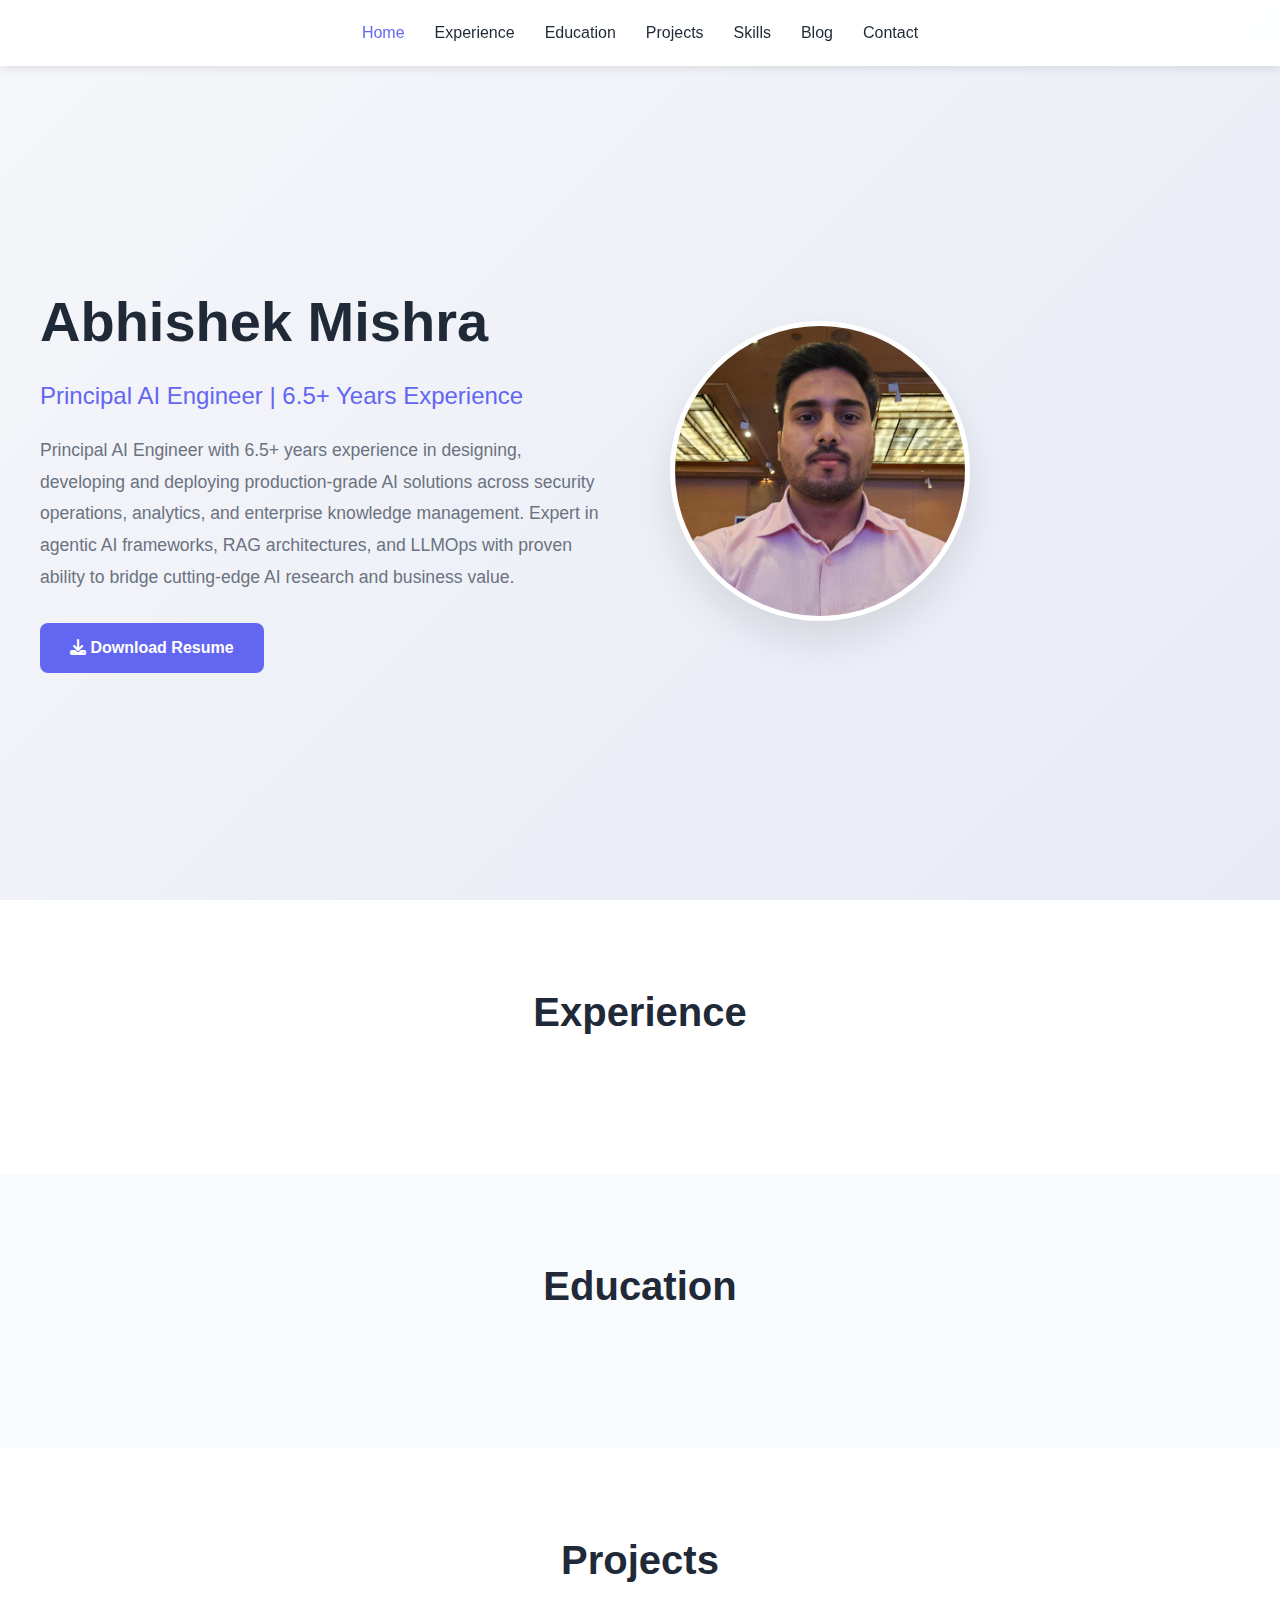
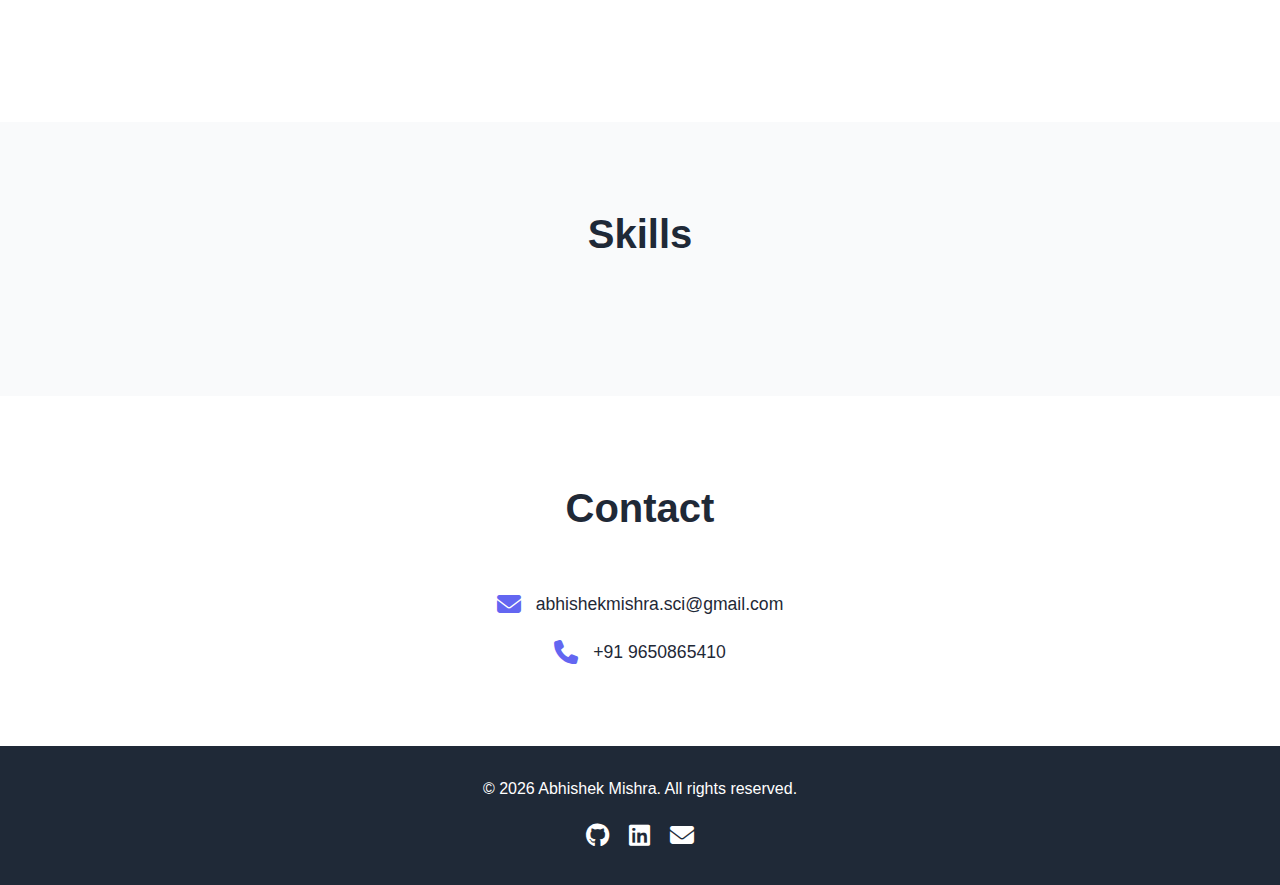
<file: index.html>
<!DOCTYPE html>
<html lang="en">
<head>
    <meta charset="UTF-8">
    <meta name="viewport" content="width=device-width, initial-scale=1.0">
    <title>Abhishek Mishra - AI/ML Engineer Portfolio</title>
    <meta name="description" content="Portfolio of Abhishek Mishra - Senior AI/ML/MLOps Engineer">
    <meta property="og:title" content="Abhishek Mishra - AI/ML Engineer">
    <meta property="og:description" content="Portfolio showcasing AI/ML projects and experience">
    <link rel="stylesheet" href="assets/css/style.css">
    <link rel="stylesheet" href="https://cdnjs.cloudflare.com/ajax/libs/font-awesome/6.4.0/css/all.min.css">
</head>
<body>
    <nav id="navbar">
        <div class="nav-container">
            <a href="#home" class="nav-link active">Home</a>
            <a href="#experience" class="nav-link">Experience</a>
            <a href="#education" class="nav-link">Education</a>
            <a href="#projects" class="nav-link">Projects</a>
            <a href="#skills" class="nav-link">Skills</a>
            <a href="blog.html" class="nav-link">Blog</a>
            <a href="#contact" class="nav-link">Contact</a>
        </div>
    </nav>

    <section id="home" class="hero">
        <div class="hero-content">
            <div class="hero-text">
                <h1 class="hero-title fade-in">Abhishek Mishra</h1>
                <h2 class="hero-subtitle fade-in">Principal AI Engineer | 6.5+ Years Experience</h2>
                <p class="hero-description fade-in">Principal AI Engineer with 6.5+ years experience in designing, developing and deploying production-grade AI solutions across security operations, analytics, and enterprise knowledge management. Expert in agentic AI frameworks, RAG architectures, and LLMOps with proven ability to bridge cutting-edge AI research and business value.</p>
                <a href="Resume_abhsihek_mishra.pdf" class="btn-primary fade-in" download>
                    <i class="fas fa-download"></i> Download Resume
                </a>
            </div>
            <div class="hero-image fade-in">
                <img src="assets/images/profile.jpg" alt="Profile Photo">
            </div>
        </div>
    </section>

    <section id="experience" class="section">
        <div class="container">
            <h2 class="section-title">Experience</h2>
            <div id="experience-timeline" class="timeline"></div>
        </div>
    </section>

    <section id="education" class="section">
        <div class="container">
            <h2 class="section-title">Education</h2>
            <div id="education-cards" class="education-grid"></div>
        </div>
    </section>

    <section id="projects" class="section">
        <div class="container">
            <h2 class="section-title">Projects</h2>
            <div id="projects-grid" class="projects-grid"></div>
        </div>
    </section>

    <section id="skills" class="section">
        <div class="container">
            <h2 class="section-title">Skills</h2>
            <div id="skills-container" class="skills-container"></div>
        </div>
    </section>

    <section id="contact" class="section">
        <div class="container">
            <h2 class="section-title">Contact</h2>
            <div class="contact-content">
                <div class="contact-info">
                    <div class="contact-item">
                        <i class="fas fa-envelope"></i>
                        <a href="mailto:abhishekmishra.sci@gmail.com">abhishekmishra.sci@gmail.com</a>
                    </div>
                    <div class="contact-item">
                        <i class="fas fa-phone"></i>
                        <span>+91 9650865410</span>
                    </div>
                </div>
            </div>
        </div>
    </section>

    <footer>
        <div class="footer-content">
            <p>&copy; <span id="year"></span> Abhishek Mishra. All rights reserved.</p>
            <div class="social-links">
                <a href="https://github.com/Abhishek-Mishra-97" target="_blank"><i class="fab fa-github"></i></a>
                <a href="https://www.linkedin.com/in/abhishek-mishra-a6ba9a141" target="_blank"><i class="fab fa-linkedin"></i></a>
                <a href="mailto:abhishekmishra.sci@gmail.com"><i class="fas fa-envelope"></i></a>
            </div>
        </div>
    </footer>

    <script src="assets/js/main.js"></script>
</body>
</html>
</file>
<file: assets/css/style.css>
* {
    margin: 0;
    padding: 0;
    box-sizing: border-box;
}

:root {
    --primary: #6366f1;
    --primary-dark: #4f46e5;
    --text: #1f2937;
    --text-light: #6b7280;
    --bg: #ffffff;
    --bg-secondary: #f9fafb;
    --border: #e5e7eb;
    --shadow: rgba(0, 0, 0, 0.1);
}

html {
    scroll-behavior: smooth;
}

body {
    font-family: -apple-system, BlinkMacSystemFont, 'Segoe UI', Roboto, Oxygen, Ubuntu, Cantarell, sans-serif;
    color: var(--text);
    line-height: 1.6;
    background: var(--bg);
}

.container {
    max-width: 1200px;
    margin: 0 auto;
    padding: 0 20px;
}

/* Navbar */
#navbar {
    position: fixed;
    top: 0;
    width: 100%;
    background: rgba(255, 255, 255, 0.95);
    backdrop-filter: blur(10px);
    box-shadow: 0 2px 10px var(--shadow);
    z-index: 1000;
}

.nav-container {
    max-width: 1200px;
    margin: 0 auto;
    display: flex;
    justify-content: center;
    gap: 30px;
    padding: 20px;
}

.nav-link {
    color: var(--text);
    text-decoration: none;
    font-weight: 500;
    transition: color 0.3s;
}

.nav-link:hover, .nav-link.active {
    color: var(--primary);
}

/* Hero Section */
.hero {
    min-height: 100vh;
    display: flex;
    align-items: center;
    padding: 100px 20px 50px;
    background: linear-gradient(135deg, #f5f7fa 0%, #e8eaf6 100%);
}

.hero-content {
    max-width: 1200px;
    margin: 0 auto;
    display: grid;
    grid-template-columns: 1fr 1fr;
    gap: 60px;
    align-items: center;
}

.hero-title {
    font-size: 3.5rem;
    font-weight: 700;
    margin-bottom: 10px;
    color: var(--text);
}

.hero-subtitle {
    font-size: 1.5rem;
    color: var(--primary);
    margin-bottom: 20px;
    font-weight: 500;
}

.hero-description {
    font-size: 1.1rem;
    color: var(--text-light);
    margin-bottom: 30px;
    line-height: 1.8;
}

.btn-primary {
    display: inline-block;
    padding: 12px 30px;
    background: var(--primary);
    color: white;
    text-decoration: none;
    border-radius: 8px;
    font-weight: 600;
    transition: all 0.3s;
}

.btn-primary:hover {
    background: var(--primary-dark);
    transform: translateY(-2px);
    box-shadow: 0 10px 20px rgba(99, 102, 241, 0.3);
}

.hero-image img {
    width: 300px;
    height: 300px;
    border-radius: 50%;
    object-fit: cover;
    box-shadow: 0 20px 40px var(--shadow);
    border: 5px solid white;
}

/* Animations */
.fade-in {
    animation: fadeIn 1s ease-in;
}

@keyframes fadeIn {
    from { opacity: 0; transform: translateY(20px); }
    to { opacity: 1; transform: translateY(0); }
}

/* Sections */
.section {
    padding: 80px 20px;
}

.section:nth-child(even) {
    background: var(--bg-secondary);
}

.section-title {
    font-size: 2.5rem;
    text-align: center;
    margin-bottom: 50px;
    color: var(--text);
}

/* Timeline */
.timeline {
    position: relative;
    padding-left: 40px;
}

.timeline::before {
    content: '';
    position: absolute;
    left: 0;
    top: 0;
    bottom: 0;
    width: 2px;
    background: var(--primary);
}

.timeline-item {
    position: relative;
    margin-bottom: 40px;
    padding: 20px;
    background: white;
    border-radius: 10px;
    box-shadow: 0 4px 15px var(--shadow);
    transition: transform 0.3s;
}

.timeline-item:hover {
    transform: translateX(10px);
}

.timeline-item::before {
    content: '';
    position: absolute;
    left: -48px;
    top: 25px;
    width: 16px;
    height: 16px;
    border-radius: 50%;
    background: var(--primary);
    border: 3px solid white;
}

.timeline-title {
    font-size: 1.3rem;
    font-weight: 600;
    color: var(--text);
}

.timeline-company {
    color: var(--primary);
    font-weight: 500;
    margin: 5px 0;
}

.timeline-duration {
    color: var(--text-light);
    font-size: 0.9rem;
    margin-bottom: 10px;
}

.timeline-description {
    margin: 10px 0;
}

.timeline-description li {
    margin-left: 20px;
    margin-bottom: 5px;
}

.tech-tags {
    display: flex;
    flex-wrap: wrap;
    gap: 8px;
    margin-top: 10px;
}

.tech-tag {
    padding: 4px 12px;
    background: var(--bg-secondary);
    border-radius: 20px;
    font-size: 0.85rem;
    color: var(--primary);
}

/* Education */
.education-grid {
    display: grid;
    grid-template-columns: repeat(auto-fit, minmax(300px, 1fr));
    gap: 30px;
}

.education-card {
    background: white;
    padding: 30px;
    border-radius: 10px;
    box-shadow: 0 4px 15px var(--shadow);
    transition: transform 0.3s;
}

.education-card:hover {
    transform: translateY(-5px);
}

.education-degree {
    font-size: 1.3rem;
    font-weight: 600;
    color: var(--text);
    margin-bottom: 10px;
}

.education-university {
    color: var(--primary);
    font-weight: 500;
    margin-bottom: 5px;
}

.education-year {
    color: var(--text-light);
    font-size: 0.9rem;
}

/* Projects */
.projects-grid {
    display: grid;
    grid-template-columns: repeat(auto-fit, minmax(320px, 1fr));
    gap: 30px;
}

.project-card {
    background: white;
    border-radius: 10px;
    padding: 30px;
    box-shadow: 0 4px 15px var(--shadow);
    transition: all 0.3s;
}

.project-card:hover {
    transform: translateY(-10px);
    box-shadow: 0 10px 30px var(--shadow);
}

.project-title {
    font-size: 1.4rem;
    font-weight: 600;
    margin-bottom: 15px;
    color: var(--text);
}

.project-description {
    color: var(--text-light);
    margin-bottom: 15px;
}

.project-links {
    display: flex;
    gap: 15px;
    margin-top: 20px;
}

.project-link {
    padding: 8px 20px;
    background: var(--primary);
    color: white;
    text-decoration: none;
    border-radius: 6px;
    font-size: 0.9rem;
    transition: background 0.3s;
}

.project-link:hover {
    background: var(--primary-dark);
}

/* Skills */
.skills-container {
    display: grid;
    grid-template-columns: repeat(auto-fit, minmax(280px, 1fr));
    gap: 30px;
}

.skill-category {
    background: white;
    padding: 25px;
    border-radius: 10px;
    box-shadow: 0 4px 15px var(--shadow);
}

.skill-category-title {
    font-size: 1.2rem;
    font-weight: 600;
    color: var(--primary);
    margin-bottom: 15px;
}

.skill-items {
    display: flex;
    flex-wrap: wrap;
    gap: 10px;
}

.skill-badge {
    padding: 6px 15px;
    background: var(--bg-secondary);
    border-radius: 20px;
    font-size: 0.9rem;
    color: var(--text);
    border: 1px solid var(--border);
}

/* Contact */
.contact-content {
    max-width: 600px;
    margin: 0 auto;
    text-align: center;
}

.contact-info {
    display: flex;
    flex-direction: column;
    gap: 20px;
}

.contact-item {
    display: flex;
    align-items: center;
    justify-content: center;
    gap: 15px;
    font-size: 1.1rem;
}

.contact-item i {
    color: var(--primary);
    font-size: 1.5rem;
}

.contact-item a {
    color: var(--text);
    text-decoration: none;
    transition: color 0.3s;
}

.contact-item a:hover {
    color: var(--primary);
}

/* Footer */
footer {
    background: var(--text);
    color: white;
    padding: 30px 20px;
    text-align: center;
}

.footer-content {
    max-width: 1200px;
    margin: 0 auto;
}

.social-links {
    display: flex;
    justify-content: center;
    gap: 20px;
    margin-top: 15px;
}

.social-links a {
    color: white;
    font-size: 1.5rem;
    transition: color 0.3s;
}

.social-links a:hover {
    color: var(--primary);
}

/* Blog Page */
.blog-section {
    padding: 120px 20px 80px;
    min-height: 100vh;
}

.page-title {
    font-size: 3rem;
    text-align: center;
    margin-bottom: 50px;
    color: var(--text);
}

.blog-grid {
    display: grid;
    grid-template-columns: repeat(auto-fit, minmax(320px, 1fr));
    gap: 30px;
}

.blog-card {
    background: white;
    border-radius: 10px;
    padding: 30px;
    box-shadow: 0 4px 15px var(--shadow);
    transition: all 0.3s;
    cursor: pointer;
}

.blog-card:hover {
    transform: translateY(-10px);
    box-shadow: 0 10px 30px var(--shadow);
}

.blog-title {
    font-size: 1.5rem;
    font-weight: 600;
    margin-bottom: 10px;
    color: var(--text);
}

.blog-meta {
    color: var(--text-light);
    font-size: 0.9rem;
    margin-bottom: 15px;
}

.blog-summary {
    color: var(--text-light);
    margin-bottom: 15px;
}

.blog-tags {
    display: flex;
    flex-wrap: wrap;
    gap: 8px;
    margin-bottom: 15px;
}

.blog-tag {
    padding: 4px 12px;
    background: var(--bg-secondary);
    border-radius: 20px;
    font-size: 0.85rem;
    color: var(--primary);
}

.read-more {
    color: var(--primary);
    font-weight: 600;
    text-decoration: none;
}

/* Blog Article */
.blog-article {
    padding: 120px 20px 80px;
    min-height: 100vh;
}

.back-link {
    display: inline-block;
    color: var(--primary);
    text-decoration: none;
    margin-bottom: 30px;
    font-weight: 500;
}

.back-link:hover {
    text-decoration: underline;
}

.article-title {
    font-size: 2.5rem;
    margin-bottom: 20px;
    color: var(--text);
}

.article-meta {
    color: var(--text-light);
    margin-bottom: 30px;
    display: flex;
    gap: 20px;
}

.article-content {
    max-width: 800px;
    font-size: 1.1rem;
    line-height: 1.8;
}

.article-content h2 {
    margin-top: 40px;
    margin-bottom: 20px;
    color: var(--text);
}

.article-content h3 {
    margin-top: 30px;
    margin-bottom: 15px;
    color: var(--text);
}

.article-content p {
    margin-bottom: 20px;
}

.article-content code {
    background: var(--bg-secondary);
    padding: 2px 6px;
    border-radius: 4px;
    font-family: 'Courier New', monospace;
}

.article-content pre {
    background: var(--bg-secondary);
    padding: 20px;
    border-radius: 8px;
    overflow-x: auto;
    margin-bottom: 20px;
}

.article-content ul, .article-content ol {
    margin-left: 30px;
    margin-bottom: 20px;
}

/* Responsive */
@media (max-width: 768px) {
    .nav-container {
        flex-wrap: wrap;
        gap: 15px;
    }
    
    .hero-content {
        grid-template-columns: 1fr;
        text-align: center;
    }
    
    .hero-title {
        font-size: 2.5rem;
    }
    
    .hero-image {
        order: -1;
    }
    
    .hero-image img {
        width: 200px;
        height: 200px;
    }
    
    .timeline {
        padding-left: 30px;
    }
    
    .timeline-item::before {
        left: -38px;
    }
    
    .section-title {
        font-size: 2rem;
    }
    
    .page-title {
        font-size: 2rem;
    }
}
</file>
